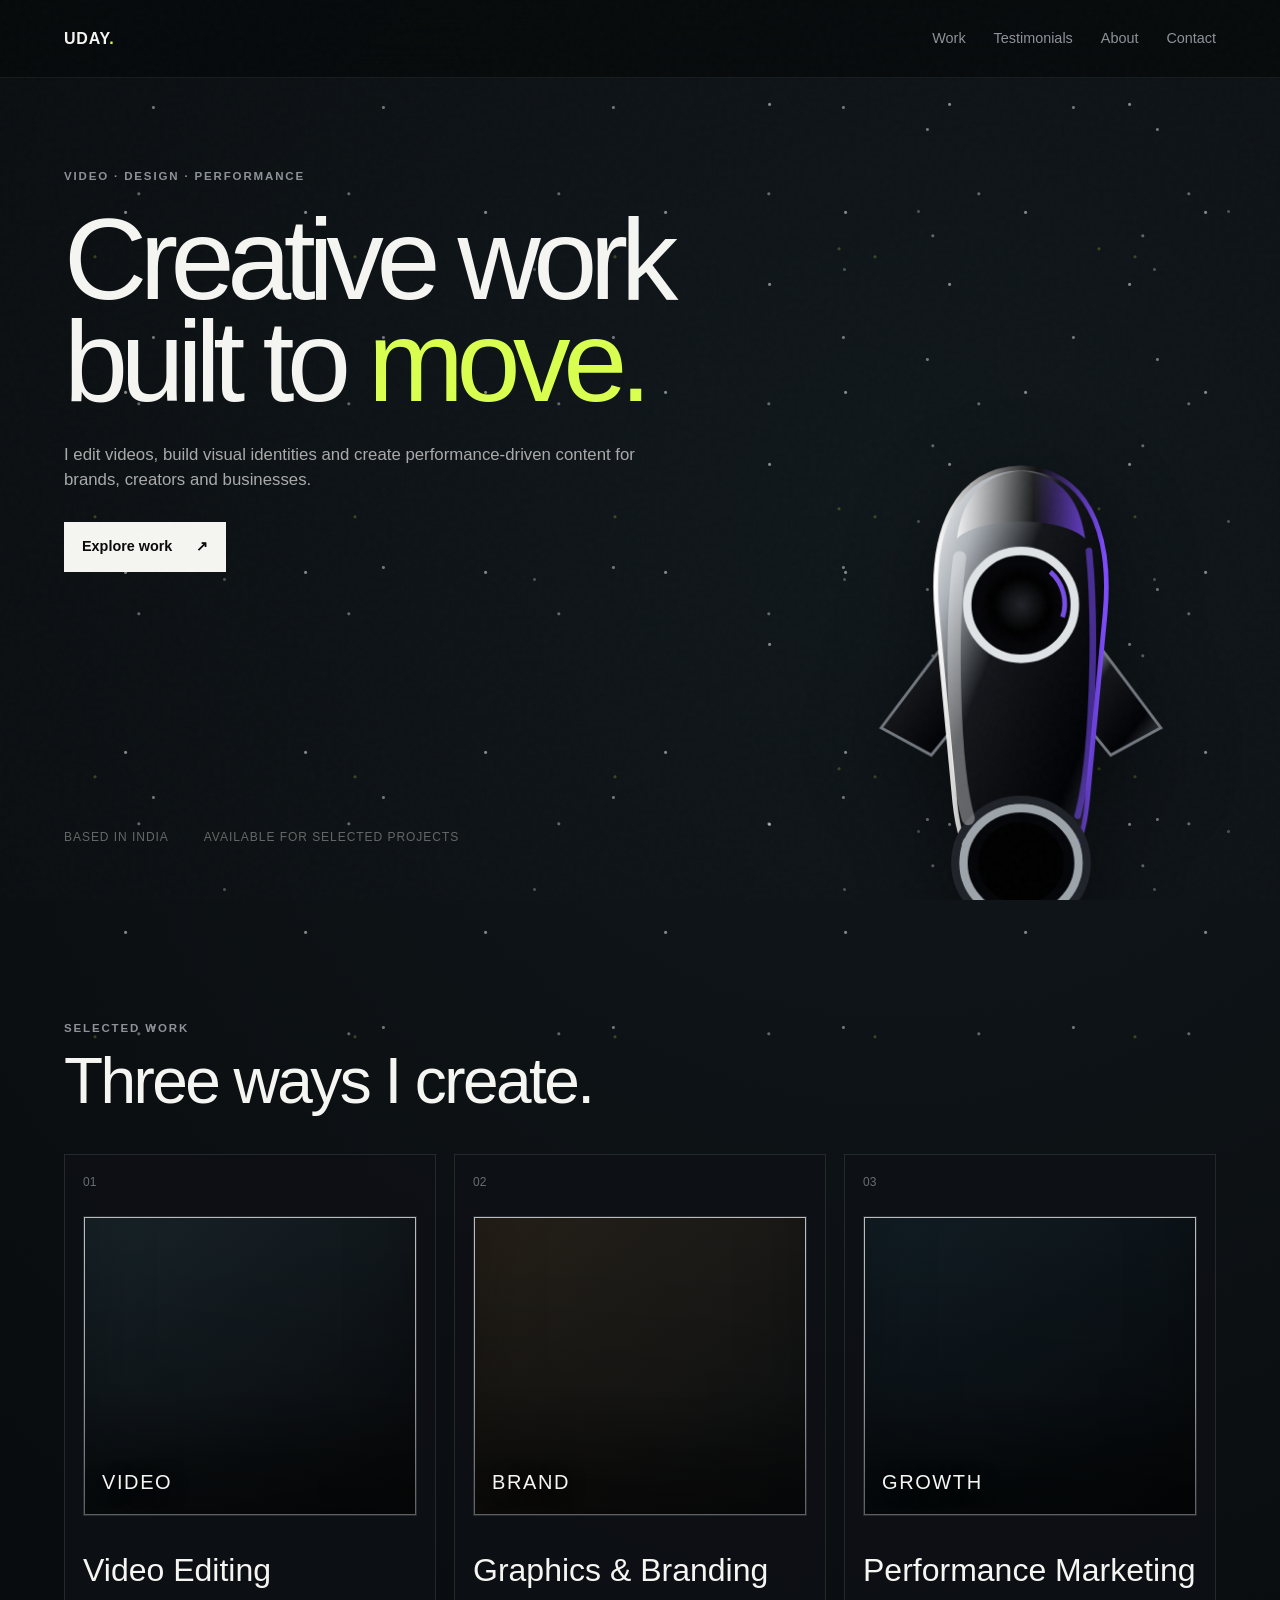
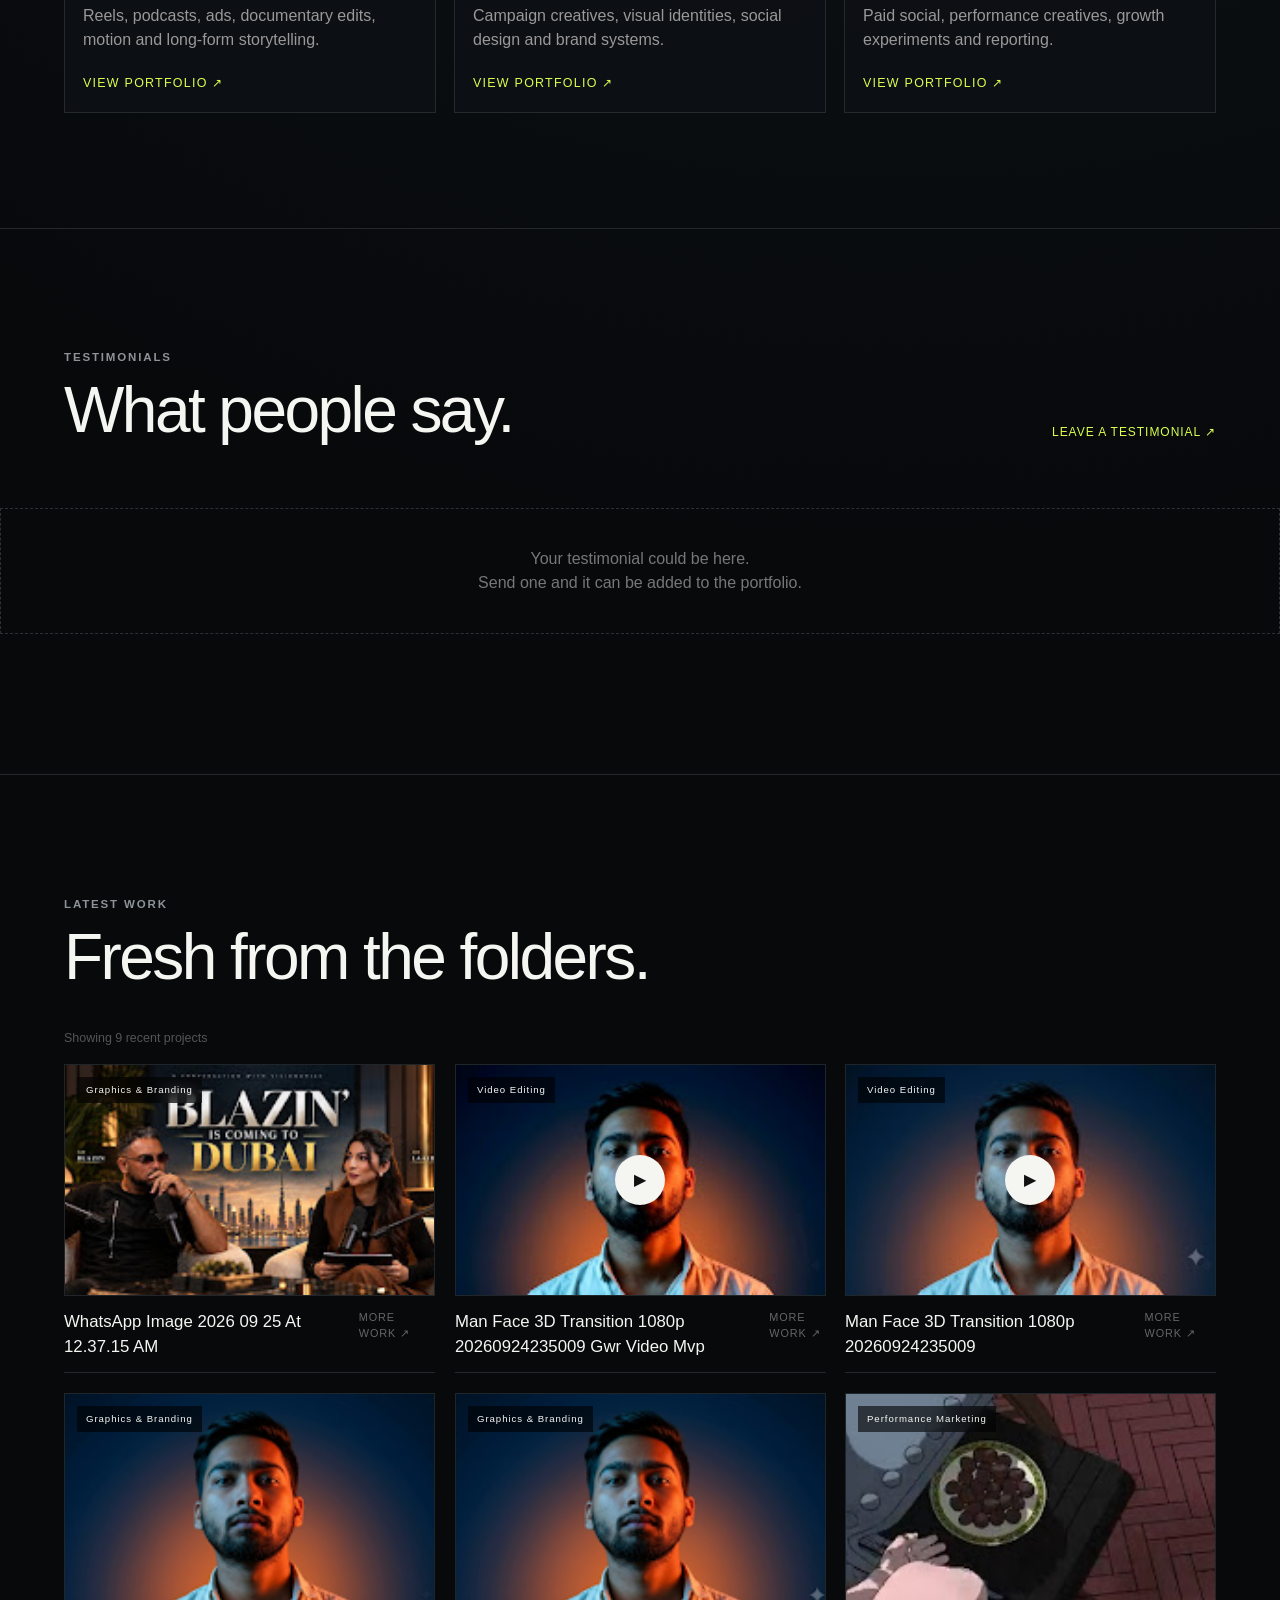
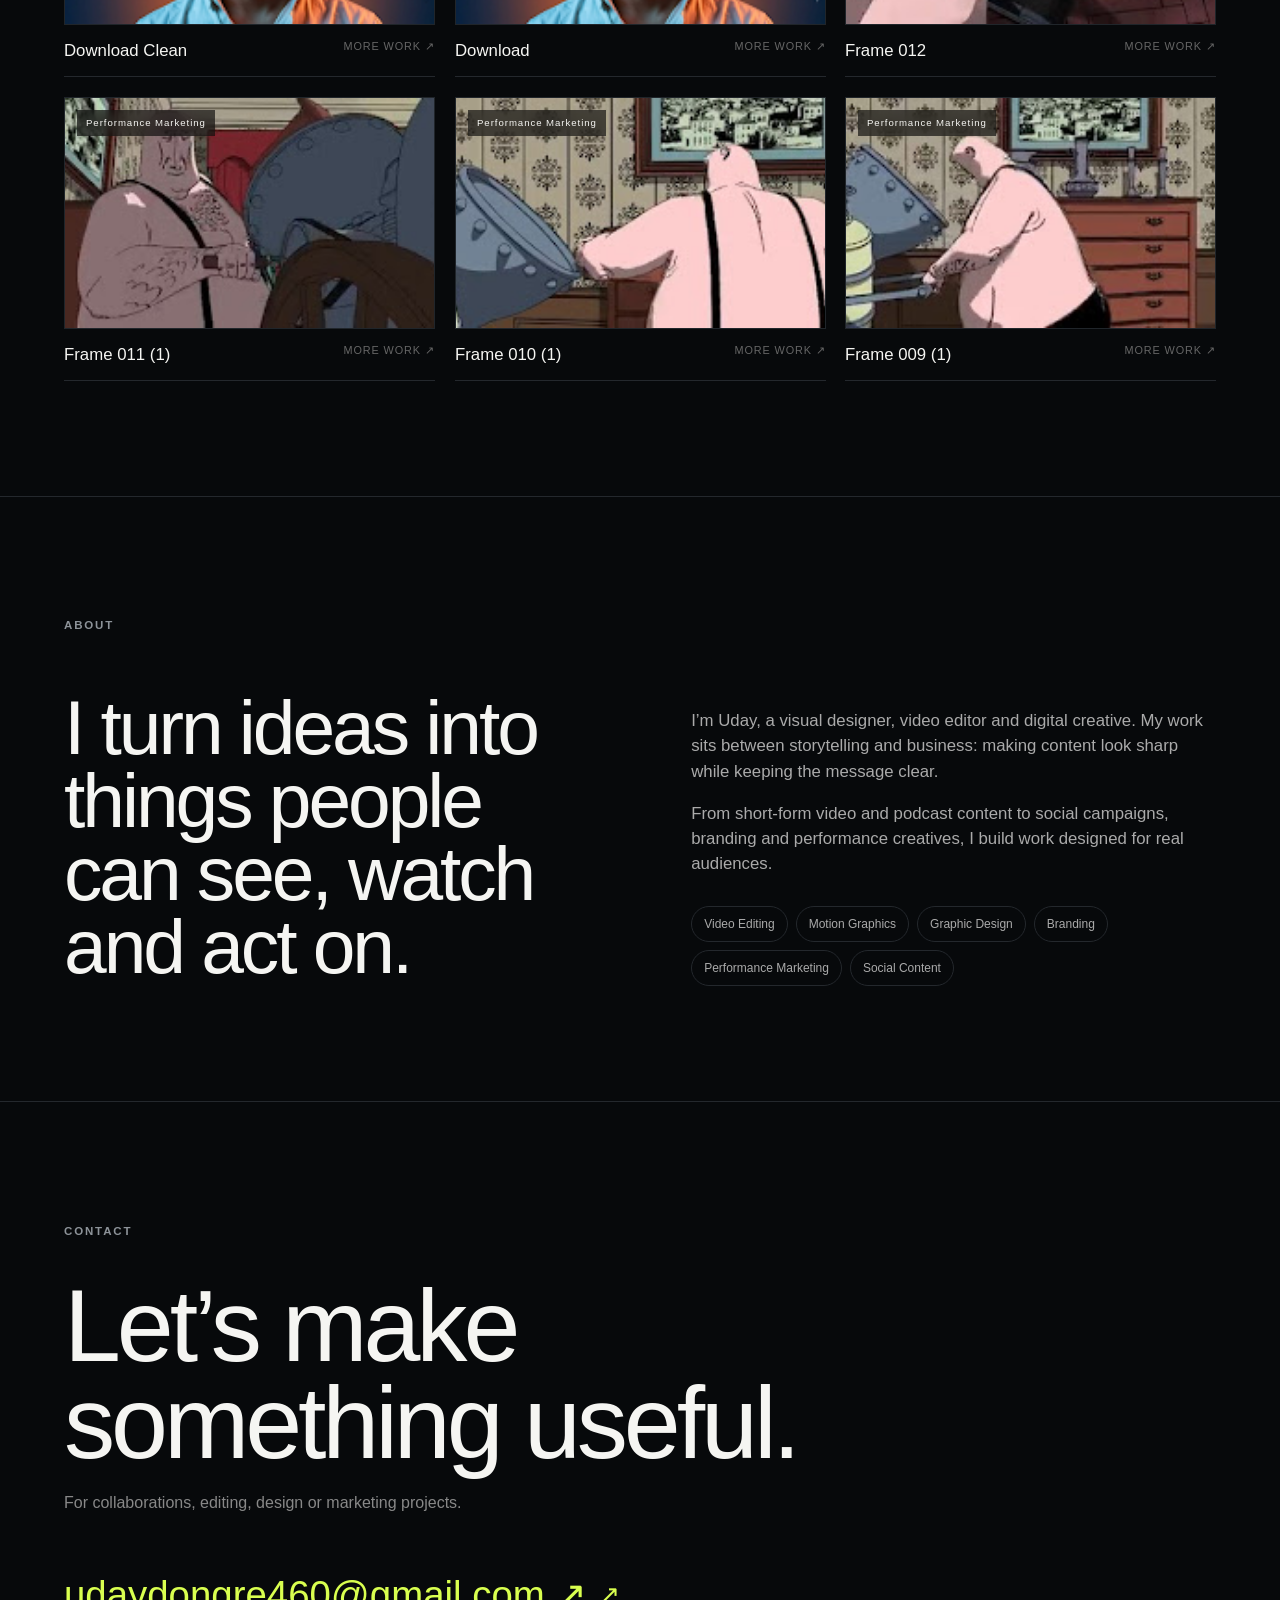
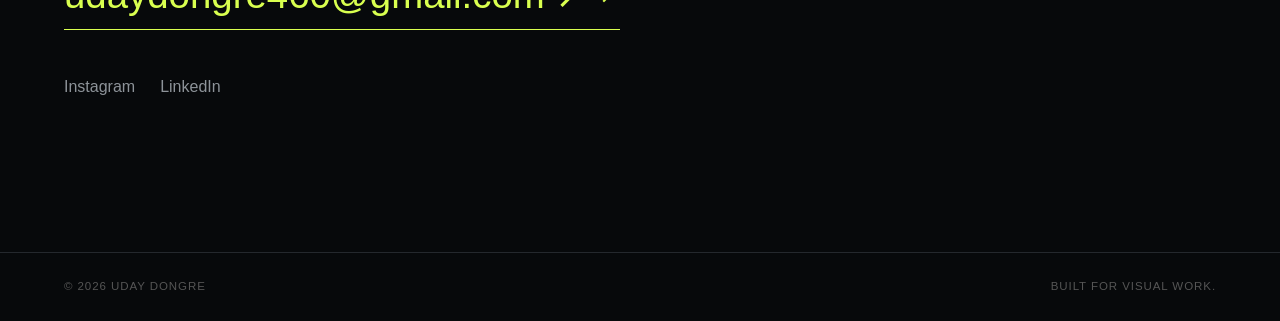
<file: index.html>
<!DOCTYPE html>
<html lang="en">
<head>
<meta charset="UTF-8"><meta name="viewport" content="width=device-width, initial-scale=1.0">
<meta name="description" content="Uday Dongre — Video Editing, Graphics & Branding, and Performance Marketing portfolio.">
<title>Uday Dongre — Creative Portfolio</title>
<link rel="stylesheet" href="style.css">
</head>
<body>
<div id="rocket-canvas" aria-hidden="true"><div class="rocket-scene"><img class="rocket-image" src="rocket.svg" alt="" draggable="false"><div class="rocket-stars"></div></div></div><div class="rocket-stars"></div></div></div>
<div class="noise" aria-hidden="true"></div>
<header class="site-header"><a class="brand" href="index.html">UDAY<span>.</span></a><nav aria-label="Primary navigation"><a href="#work">Work</a><a href="#testimonials">Testimonials</a><a href="#about">About</a><a href="#contact">Contact</a></nav></header>
<main id="top">
<section class="hero"><div class="hero-kicker">VIDEO · DESIGN · PERFORMANCE</div><h1>Creative work<br>built to <em>move.</em></h1><p class="hero-copy">I edit videos, build visual identities and create performance-driven content for brands, creators and businesses.</p><a class="button" href="#work">Explore work <span>↗</span></a><div class="hero-meta"><span>Based in India</span><span>Available for selected projects</span></div></section>
<section class="work-section" id="work"><div class="section-heading"><div><span class="eyebrow">SELECTED WORK</span><h2>Three ways I create.</h2></div></div><div class="service-grid">
<a class="service-card tilt-card" href="video.html"><div class="service-number">01</div><div class="service-art photo-video" data-service-thumb="video"><img class="service-thumb" alt="" loading="eager" decoding="async"><span>VIDEO</span></div><div class="service-copy"><h3>Video Editing</h3><p>Reels, podcasts, ads, documentary edits, motion and long-form storytelling.</p><span>View portfolio ↗</span></div></a>
<a class="service-card tilt-card" href="graphics.html"><div class="service-number">02</div><div class="service-art photo-graphics" data-service-thumb="graphics"><img class="service-thumb" alt="" loading="eager" decoding="async"><span>BRAND</span></div><div class="service-copy"><h3>Graphics & Branding</h3><p>Campaign creatives, visual identities, social design and brand systems.</p><span>View portfolio ↗</span></div></a>
<a class="service-card tilt-card" href="performance.html"><div class="service-number">03</div><div class="service-art photo-performance" data-service-thumb="performance"><img class="service-thumb" alt="" loading="eager" decoding="async"><span>GROWTH</span></div><div class="service-copy"><h3>Performance Marketing</h3><p>Paid social, performance creatives, growth experiments and reporting.</p><span>View portfolio ↗</span></div></a>
</div></section>

<section class="testimonials" id="testimonials"><div class="section-heading"><div><span class="eyebrow">TESTIMONIALS</span><h2>What people say.</h2></div><a id="testimonial-add" class="text-button" href="mailto:udaydongre460@gmail.com?subject=Portfolio%20testimonial&body=Name%3A%0ARole%2FCompany%3A%0ATestimonial%3A" target="_blank" rel="noopener">Leave a testimonial ↗</a></div><div id="testimonial-track" class="testimonial-track"><div class="testimonial-empty">Your testimonial could be here.<br><span>Send one and it can be added to the portfolio.</span></div></div></section>

<section class="preview-section"><div class="section-heading"><div><span class="eyebrow">LATEST WORK</span><h2>Fresh from the folders.</h2></div></div><div id="home-status" class="status">Loading latest work…</div><div id="home-grid" class="preview-grid"></div></section>

<section class="about" id="about"><span class="eyebrow">ABOUT</span><div class="about-grid"><h2>I turn ideas into things people can see, watch and act on.</h2><div><p>I’m Uday, a visual designer, video editor and digital creative. My work sits between storytelling and business: making content look sharp while keeping the message clear.</p><p>From short-form video and podcast content to social campaigns, branding and performance creatives, I build work designed for real audiences.</p><div class="skills"><span>Video Editing</span><span>Motion Graphics</span><span>Graphic Design</span><span>Branding</span><span>Performance Marketing</span><span>Social Content</span></div></div></div></section>

<section class="contact" id="contact"><span class="eyebrow">CONTACT</span><h2>Let’s make<br>something useful.</h2><p>For collaborations, editing, design or marketing projects.</p><a class="contact-link" href="mailto:udaydongre460@gmail.com">udaydongre460@gmail.com ↗</a><div class="socials"><a href="https://www.instagram.com/_the.uday_/" target="_blank" rel="noopener">Instagram</a><a href="https://www.linkedin.com/in/uday-dongre-b15ab2307/" target="_blank" rel="noopener">LinkedIn</a></div></section>
</main>
<footer><span>© <span id="year"></span> Uday Dongre</span><span>Built for visual work.</span></footer>
<div id="modal" class="modal" aria-hidden="true"><button class="modal-close" aria-label="Close">×</button><div class="modal-content" id="modal-content"></div></div>
<script src="config.js"></script><script src="app.js"></script>
</body></html>
</file>
<file: style.css>
:root{--bg:#07090b;--text:#f5f5f2;--muted:#8d9399;--line:#24282d;--accent:#d9ff4f;--card:#0e1115;--max:1280px}*{box-sizing:border-box}html{scroll-behavior:smooth}body{margin:0;background:radial-gradient(circle at 70% 10%,#11181c 0,#07090b 35%,#07090b 100%);color:var(--text);font-family:Arial,Helvetica,sans-serif;line-height:1.5}body.modal-open{overflow:hidden}.noise{position:fixed;inset:0;pointer-events:none;opacity:.018;z-index:60;background-image:url("data:image/svg+xml,%3Csvg viewBox='0 0 180 180' xmlns='http://www.w3.org/2000/svg'%3E%3Cfilter id='n'%3E%3CfeTurbulence type='fractalNoise' baseFrequency='.9' numOctaves='3' stitchTiles='stitch'/%3E%3C/filter%3E%3Crect width='100%25' height='100%25' filter='url(%23n)'/%3E%3C/svg%3E")}.site-header{position:sticky;top:0;z-index:50;height:78px;padding:0 5vw;display:flex;align-items:center;justify-content:space-between;background:rgba(7,9,11,.78);backdrop-filter:blur(18px);border-bottom:1px solid rgba(255,255,255,.07)}.brand{font-weight:700;letter-spacing:.05em;color:var(--text);text-decoration:none}.brand span{color:var(--accent)}nav{display:flex;gap:28px}nav a{color:var(--muted);text-decoration:none;font-size:.9rem}nav a:hover{color:var(--text)}#rocket-canvas{position:fixed;inset:0;z-index:0;pointer-events:none;overflow:hidden}
.rocket-scene{position:absolute;right:5vw;bottom:-4vh;width:390px;height:720px}
.rocket-image{position:absolute;left:25px;bottom:-80px;width:340px;height:auto;display:block;filter:drop-shadow(0 25px 45px rgba(0,0,0,.45));animation:rocket-flight 12s linear infinite;will-change:transform,opacity}
.rocket-stars{position:absolute;inset:-20%;z-index:-1;background-image:radial-gradient(circle at 12% 18%,rgba(255,255,255,.5) 0 1px,transparent 2px),radial-gradient(circle at 78% 25%,rgba(255,255,255,.42) 0 1px,transparent 2px),radial-gradient(circle at 35% 68%,rgba(217,255,79,.22) 0 1px,transparent 2px),radial-gradient(circle at 88% 78%,rgba(255,255,255,.35) 0 1px,transparent 2px),radial-gradient(circle at 55% 45%,rgba(255,255,255,.25) 0 1px,transparent 2px);background-size:180px 180px,230px 230px,260px 260px,210px 210px,310px 310px;animation:stars 30s linear infinite}
@keyframes rocket-flight{0%{transform:translate3d(35px,180px,0) scale(.82);opacity:0}10%{opacity:1}50%{transform:translate3d(-5px,-80px,0) scale(.94);opacity:1}88%{transform:translate3d(-25px,-520px,0) scale(1);opacity:.95}100%{transform:translate3d(-35px,-700px,0) scale(1.02);opacity:0}}
@keyframes stars{to{transform:translate(-30px,18px)}}main,.site-header,footer{position:relative;z-index:2}.hero{min-height:calc(100vh - 78px);max-width:var(--max);margin:auto;padding:10vh 5vw 6vh;display:flex;flex-direction:column;justify-content:center}.hero-kicker,.eyebrow{font-size:.72rem;letter-spacing:.16em;color:var(--muted);font-weight:600}.hero h1{font-weight:500;font-size:clamp(4rem,9vw,9.5rem);line-height:.88;letter-spacing:-.065em;max-width:1100px;margin:24px 0 30px}.hero h1 em{font-style:normal;color:var(--accent)}.hero-copy{max-width:610px;color:#aaa;font-size:1.05rem;margin:0 0 30px}.button{display:inline-flex;align-items:center;gap:24px;width:max-content;padding:14px 18px;background:var(--text);color:#0a0a0a;text-decoration:none;font-weight:700;font-size:.9rem}.hero-meta{display:flex;gap:35px;margin-top:auto;padding-top:12vh;color:#666;font-size:.75rem;text-transform:uppercase;letter-spacing:.08em}.work-section,.preview-section,.about,.contact{max-width:var(--max);margin:auto;padding:9vw 5vw}.section-heading{display:flex;align-items:end;justify-content:space-between;gap:30px;margin-bottom:42px}.section-heading h2,.about h2,.contact h2{font-weight:500;letter-spacing:-.04em;margin:12px 0 0;font-size:clamp(2.5rem,5vw,5.5rem);line-height:.95}.service-grid{display:grid;grid-template-columns:repeat(3,1fr);gap:18px;perspective:1600px}.service-card{position:relative;min-height:540px;background:rgba(14,17,21,.82);border:1px solid #24292e;color:var(--text);text-decoration:none;padding:18px;display:flex;flex-direction:column;overflow:hidden;transform:perspective(1000px) rotateX(var(--rx,0deg)) rotateY(var(--ry,0deg));transition:transform .22s ease,box-shadow .3s ease}.service-card:hover{box-shadow:0 30px 100px rgba(0,0,0,.35)}.service-number{font-size:.75rem;color:#686f75;position:relative;z-index:2}.service-art{height:300px;margin:25px 0 30px;display:flex;align-items:flex-end;justify-content:flex-start;position:relative;overflow:hidden;background-position:center;background-size:cover;border:1px solid #252c31;transform-style:preserve-3d;background-color:#10161a;box-shadow:inset 0 -70px 70px rgba(0,0,0,.28)}
.service-thumb{position:absolute;inset:0;width:100%;height:100%;object-fit:cover;display:block;opacity:1;transition:transform .7s cubic-bezier(.2,.7,.2,1),opacity .3s ease;z-index:0}
.service-thumb.broken{display:none}
.service-card:hover .service-thumb{transform:scale(1.05);opacity:1}.service-art:after{content:'';position:absolute;inset:0;background:linear-gradient(180deg,rgba(0,0,0,.02) 10%,rgba(0,0,0,.32) 100%);pointer-events:none;z-index:1}.service-art span{position:relative;z-index:2;margin:18px;font-size:1.25rem;letter-spacing:.08em;text-transform:uppercase;text-shadow:0 2px 18px rgba(0,0,0,.6)}.photo-video{background-image:linear-gradient(135deg,#172329,#0b0d10)}.photo-graphics{background-image:linear-gradient(135deg,#252018,#101316)}.photo-performance{background-image:linear-gradient(135deg,#111d24,#080b0e)}.service-art:before{content:'';position:absolute;inset:0;background:linear-gradient(180deg,transparent 55%,rgba(0,0,0,.28));z-index:1}.service-copy{margin-top:auto}.service-copy h3{font-size:2rem;font-weight:500;margin:0 0 10px}.service-copy p{color:#999;max-width:340px;margin:0 0 18px}.service-copy span{color:var(--accent);font-size:.78rem;text-transform:uppercase;letter-spacing:.1em}.preview-section{border-top:1px solid var(--line)}.preview-grid{display:grid;grid-template-columns:repeat(3,1fr);gap:20px;perspective:1400px}.preview-card{display:block;color:var(--text);text-decoration:none;transform:perspective(1000px) rotateX(var(--rx,0deg)) rotateY(var(--ry,0deg));transition:transform .22s ease}.media-wrap{position:relative;aspect-ratio:16/10;background:var(--card);overflow:hidden;border:1px solid #20252a}.media-wrap img{width:100%;height:100%;object-fit:cover;display:block;transition:transform .6s ease}.media-wrap img.broken{display:none}.media-wrap.no-image:after{content:'PREVIEW UNAVAILABLE';position:absolute;inset:0;display:grid;place-items:center;color:#555;font-size:.7rem;letter-spacing:.12em}.preview-card:hover .media-wrap img{transform:scale(1.04)}.card-category{position:absolute;top:12px;left:12px;background:rgba(0,0,0,.6);backdrop-filter:blur(8px);padding:6px 9px;font-size:.6rem;letter-spacing:.1em}.play{position:absolute;inset:0;margin:auto;width:50px;height:50px;border-radius:50%;display:grid;place-items:center;background:#f5f5f2;color:#111}.card-info{display:flex;justify-content:space-between;gap:15px;padding:13px 0;border-bottom:1px solid var(--line)}.card-info h3{font-size:1.05rem;font-weight:500;margin:0;text-transform:capitalize}.card-info span{color:#666;font-size:.68rem;text-transform:uppercase;letter-spacing:.08em}.status{color:#555;font-size:.78rem;margin-bottom:15px;min-height:20px}.testimonials{max-width:var(--max);margin:auto;padding:9vw 5vw;border-top:1px solid var(--line);overflow:hidden}.text-button{color:var(--accent);text-decoration:none;font-size:.75rem;text-transform:uppercase;letter-spacing:.08em;white-space:nowrap}.testimonial-track{overflow:hidden;margin:10px -5vw 0;padding:25px 0}.testimonial-loop{display:flex;width:max-content;animation:testimonial-slide 42s linear infinite}.testimonial-loop:hover{animation-play-state:paused}.testimonial-card{width:min(430px,78vw);margin-right:18px;padding:28px;background:rgba(14,17,21,.88);border:1px solid var(--line);flex-shrink:0}.testimonial-card p{font-size:1.18rem;line-height:1.25;margin:0 0 25px}.testimonial-card div{display:flex;flex-direction:column;gap:3px}.testimonial-card strong{font-size:.82rem}.testimonial-card span{color:#666;font-size:.7rem;text-transform:uppercase;letter-spacing:.08em}.testimonial-empty{padding:38px;border:1px dashed #2b3136;color:#777;text-align:center}@keyframes testimonial-slide{from{transform:translateX(-50%)}to{transform:translateX(0)}}.about{border-top:1px solid var(--line)}.about-grid{display:grid;grid-template-columns:1fr 1fr;gap:8vw;margin-top:55px}.about-grid h2{font-size:clamp(3rem,6vw,6.5rem);margin:0}.about-grid p{color:#aaa;font-size:1.05rem;max-width:520px}.skills{display:flex;flex-wrap:wrap;gap:8px;margin-top:30px}.skills span{border:1px solid var(--line);border-radius:999px;padding:8px 12px;color:#aaa;font-size:.75rem}.contact{padding-bottom:12vw;border-top:1px solid var(--line)}.contact h2{font-size:clamp(3.5rem,8vw,8rem);max-width:950px;margin:35px 0 20px}.contact p{color:#888}.contact-link{display:inline-flex;align-items:center;gap:12px;margin-top:35px;color:var(--accent);font-size:clamp(1.3rem,3vw,2.5rem);text-decoration:none;border-bottom:1px solid var(--accent);padding-bottom:5px;cursor:pointer}.contact-link:after{content:'↗';font-size:.65em;line-height:1}.contact-link:hover{opacity:.8}.socials{display:flex;gap:25px;margin-top:45px}.socials a{color:var(--muted);text-decoration:none}.socials a:hover{color:var(--text)}footer{border-top:1px solid var(--line);padding:25px 5vw;display:flex;justify-content:space-between;color:#555;font-size:.72rem;text-transform:uppercase;letter-spacing:.08em}.modal{position:fixed;inset:0;background:rgba(0,0,0,.92);z-index:100;display:none;overflow:auto;padding:5vw}.modal.open{display:block}.modal-close{position:fixed;right:25px;top:18px;background:none;border:0;color:white;font-size:2.5rem;cursor:pointer;z-index:2}.modal-content{max-width:1100px;margin:40px auto}.modal-media{background:#080808;display:flex;justify-content:center;max-height:75vh;overflow:hidden}.modal-media img{max-width:100%;max-height:75vh;object-fit:contain}.modal-media iframe{width:100%;aspect-ratio:16/9;border:0}.modal-details{padding:25px 0}.modal-details h2{font-size:clamp(2rem,5vw,4rem);margin:10px 0}.modal-details p{color:#999}.modal-details a{color:var(--accent);text-decoration:none}@media(max-width:900px){.rocket-scene{right:-90px;bottom:-4vh;transform:scale(.72)}.service-grid,.preview-grid{grid-template-columns:1fr}.service-card{min-height:450px}.service-art{height:220px}}@media(max-width:750px){nav{gap:15px}nav a{font-size:.78rem}.hero{padding-top:12vh}.hero h1{font-size:clamp(3.5rem,17vw,6rem)}.hero-meta{flex-direction:column;gap:8px;padding-top:9vh}.about-grid{grid-template-columns:1fr;gap:35px}.rocket-scene{right:-120px;bottom:-2vh;transform:scale(.55)}footer{gap:15px;flex-direction:column}}@media(prefers-reduced-motion:reduce){.rocket-image,.rocket-stars,.testimonial-loop{animation:none}}
</file>
